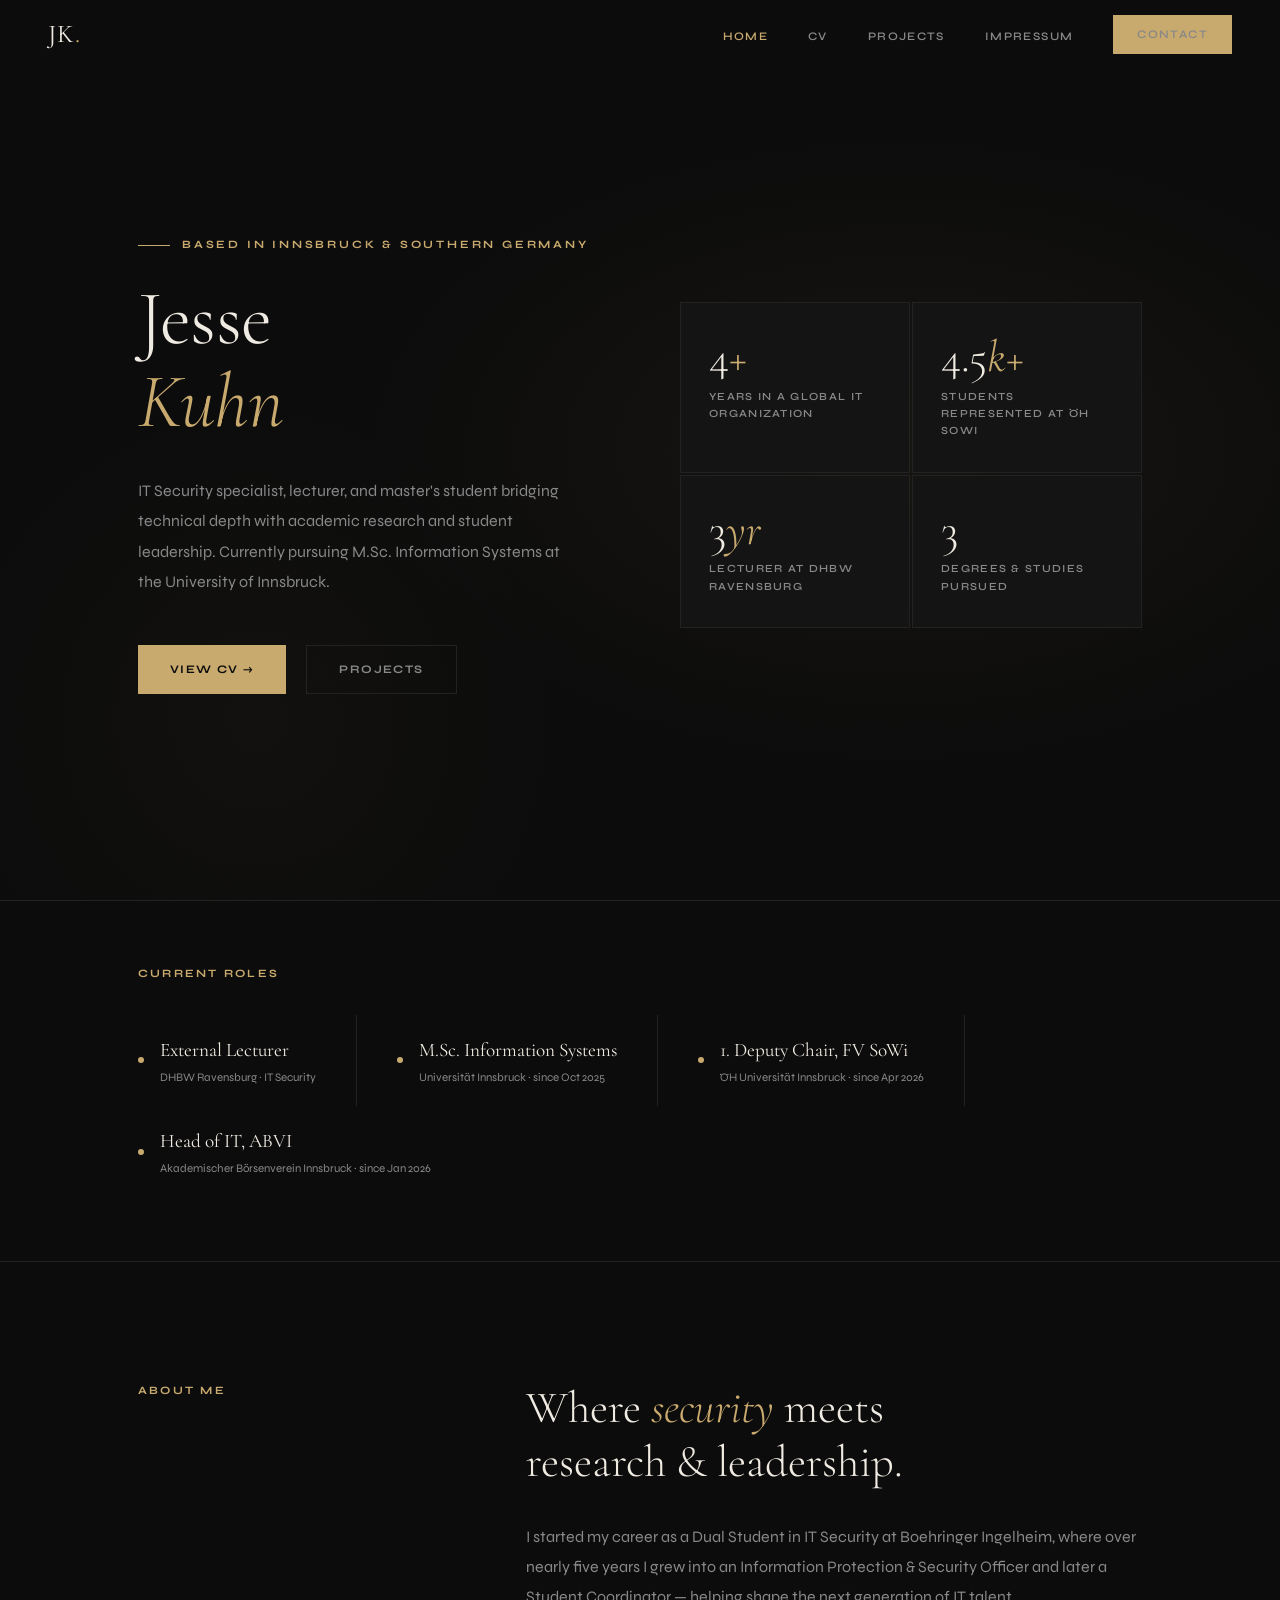
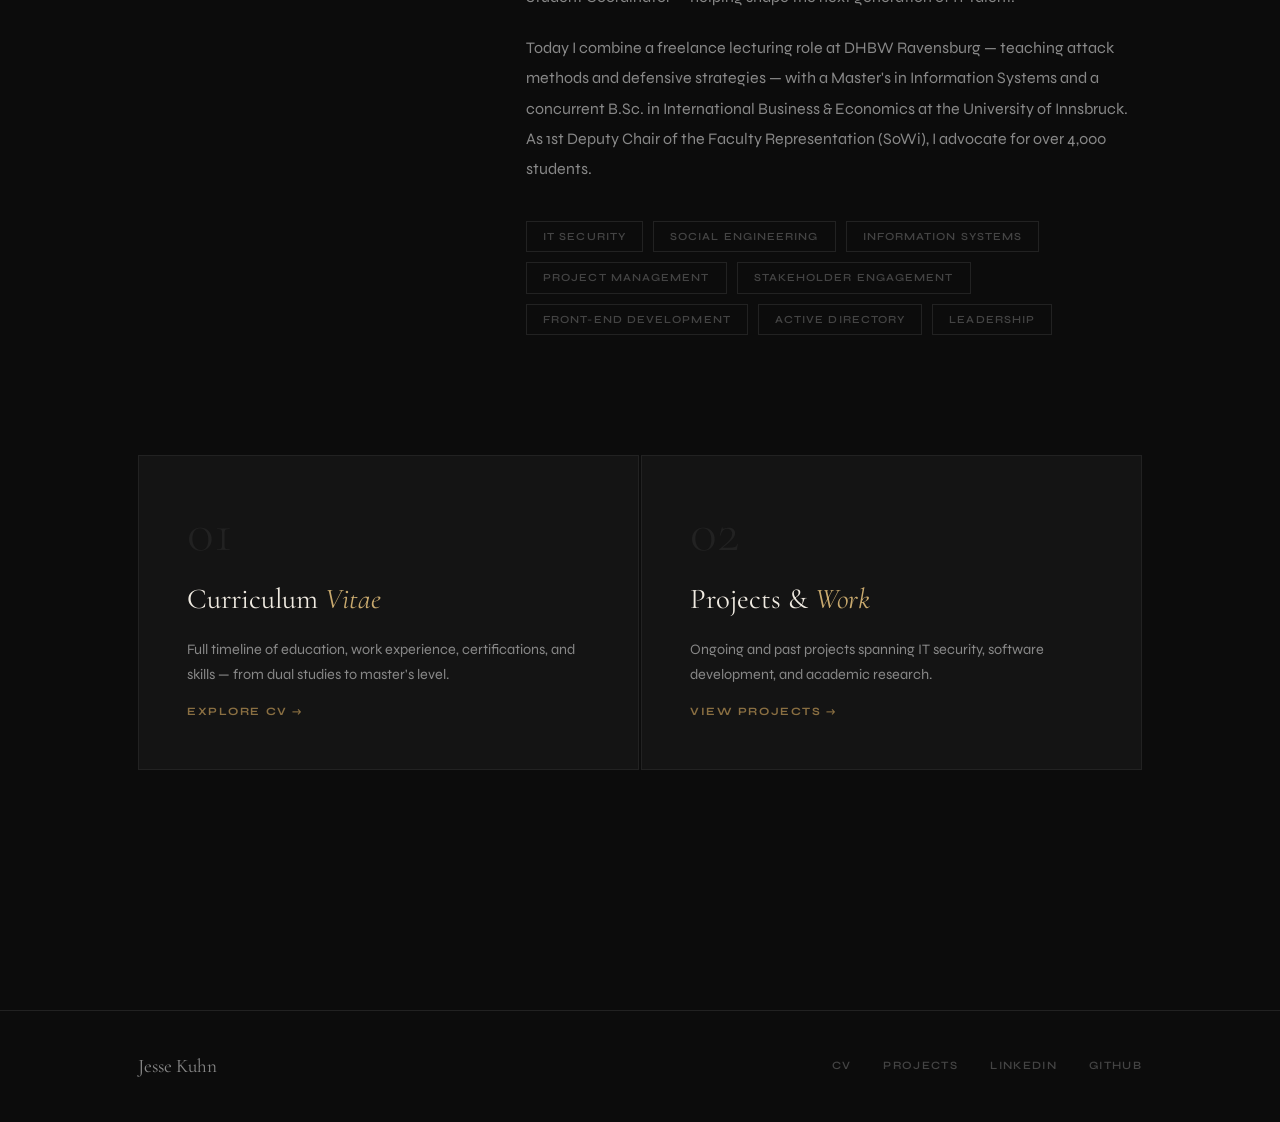
<file: index.html>
<!DOCTYPE html>
<html lang="en">
<head>
  <meta charset="UTF-8" />
  <meta name="viewport" content="width=device-width, initial-scale=1.0" />
  <title>Jesse Kuhn</title>
  <link rel="stylesheet" href="style.css" />
  <style>
    /* ── HERO ── */
    .hero {
      min-height: 100vh;
      display: flex;
      align-items: center;
      position: relative;
      overflow: hidden;
    }
    .hero::before {
      content: '';
      position: absolute;
      inset: 0;
      background:
        radial-gradient(ellipse 60% 50% at 70% 50%, rgba(200,169,110,0.06) 0%, transparent 70%),
        radial-gradient(ellipse 40% 60% at 20% 80%, rgba(200,169,110,0.03) 0%, transparent 60%);
      pointer-events: none;
    }
    .hero-grid {
      display: grid;
      grid-template-columns: 1fr 1fr;
      gap: 80px;
      align-items: center;
      padding: calc(var(--nav-h) + 40px) 0 80px;
    }
    .hero-eyebrow {
      font-size: 0.7rem;
      font-weight: 700;
      letter-spacing: 0.25em;
      text-transform: uppercase;
      color: var(--accent);
      margin-bottom: 24px;
      display: flex;
      align-items: center;
      gap: 12px;
    }
    .hero-eyebrow::before {
      content: '';
      display: block;
      width: 32px;
      height: 1px;
      background: var(--accent);
    }
    .hero h1 {
      font-family: var(--font-display);
      font-size: clamp(3.2rem, 6vw, 5.5rem);
      font-weight: 300;
      line-height: 1.08;
      letter-spacing: -0.01em;
      margin-bottom: 32px;
    }
    .hero h1 em {
      font-style: italic;
      color: var(--accent);
    }
    .hero-desc {
      font-size: 1rem;
      color: var(--muted);
      line-height: 1.9;
      margin-bottom: 48px;
      max-width: 440px;
    }
    .hero-cta {
      display: flex;
      gap: 20px;
      flex-wrap: wrap;
    }
    .btn-primary {
      display: inline-flex;
      align-items: center;
      gap: 10px;
      padding: 14px 32px;
      background: var(--accent);
      color: var(--bg);
      font-family: var(--font-body);
      font-size: 0.72rem;
      font-weight: 700;
      letter-spacing: 0.12em;
      text-transform: uppercase;
      border: none;
      cursor: pointer;
      transition: opacity 0.2s, transform 0.2s;
    }
    .btn-primary:hover { opacity: 0.85; transform: translateY(-1px); }
    .btn-secondary {
      display: inline-flex;
      align-items: center;
      gap: 10px;
      padding: 14px 32px;
      border: 1px solid var(--border);
      color: var(--muted);
      font-family: var(--font-body);
      font-size: 0.72rem;
      font-weight: 700;
      letter-spacing: 0.12em;
      text-transform: uppercase;
      transition: border-color 0.2s, color 0.2s;
    }
    .btn-secondary:hover { border-color: var(--accent); color: var(--accent); }

    /* Hero right — decorative stat grid */
    .hero-stats {
      display: grid;
      grid-template-columns: 1fr 1fr;
      gap: 2px;
    }
    .stat-card {
      background: var(--surface);
      border: 1px solid var(--border);
      padding: 32px 28px;
      position: relative;
      overflow: hidden;
      transition: border-color 0.3s;
    }
    .stat-card:hover { border-color: var(--accent-dim); }
    .stat-card::after {
      content: '';
      position: absolute;
      top: 0; left: 0; right: 0;
      height: 1px;
      background: linear-gradient(90deg, transparent, var(--accent), transparent);
      opacity: 0;
      transition: opacity 0.3s;
    }
    .stat-card:hover::after { opacity: 1; }
    .stat-num {
      font-family: var(--font-display);
      font-size: 2.8rem;
      font-weight: 300;
      color: var(--text);
      line-height: 1;
      margin-bottom: 8px;
    }
    .stat-num em { color: var(--accent); font-style: italic; }
    .stat-label {
      font-size: 0.68rem;
      font-weight: 600;
      letter-spacing: 0.12em;
      text-transform: uppercase;
      color: var(--muted);
    }

    /* ── ROLES STRIP ── */
    .roles-strip {
      padding: 64px 0;
      border-top: 1px solid var(--border);
      border-bottom: 1px solid var(--border);
    }
    .roles-strip .section-label { margin-bottom: 32px; }
    .roles-list {
      display: flex;
      flex-wrap: wrap;
      gap: 0;
    }
    .role-item {
      display: flex;
      align-items: center;
      gap: 16px;
      padding: 20px 40px 20px 0;
      margin-right: 40px;
      border-right: 1px solid var(--border);
    }
    .role-item:last-child { border-right: none; }
    .role-dot {
      width: 6px;
      height: 6px;
      border-radius: 50%;
      background: var(--accent);
      flex-shrink: 0;
    }
    .role-title {
      font-family: var(--font-display);
      font-size: 1.2rem;
      font-weight: 400;
      color: var(--text);
    }
    .role-org {
      font-size: 0.72rem;
      color: var(--muted);
      margin-top: 2px;
    }

    /* ── ABOUT SECTION ── */
    .about-section {
      padding: 120px 0;
    }
    .about-grid {
      display: grid;
      grid-template-columns: 1fr 2fr;
      gap: 80px;
      align-items: start;
    }
    .about-label-col .section-label { margin-bottom: 0; }
    .about-heading {
      font-family: var(--font-display);
      font-size: clamp(2rem, 3.5vw, 3rem);
      font-weight: 300;
      line-height: 1.2;
      margin-bottom: 32px;
    }
    .about-heading em { font-style: italic; color: var(--accent); }
    .about-text {
      font-size: 1rem;
      color: var(--muted);
      line-height: 1.9;
      margin-bottom: 20px;
    }
    .about-tags {
      display: flex;
      flex-wrap: wrap;
      gap: 10px;
      margin-top: 36px;
    }
    .about-tag {
      padding: 6px 16px;
      border: 1px solid var(--border);
      font-size: 0.68rem;
      font-weight: 600;
      letter-spacing: 0.1em;
      text-transform: uppercase;
      color: var(--muted-2);
      transition: border-color 0.2s, color 0.2s;
    }
    .about-tag:hover { border-color: var(--accent-dim); color: var(--accent); }

    /* ── QUICK LINKS ── */
    .quick-section {
      padding: 0 0 120px;
    }
    .quick-grid {
      display: grid;
      grid-template-columns: 1fr 1fr;
      gap: 2px;
    }
    .quick-card {
      background: var(--surface);
      border: 1px solid var(--border);
      padding: 48px;
      display: flex;
      flex-direction: column;
      gap: 16px;
      transition: border-color 0.3s;
      position: relative;
      overflow: hidden;
    }
    .quick-card:hover { border-color: var(--accent-dim); }
    .quick-card-num {
      font-family: var(--font-display);
      font-size: 3.5rem;
      font-weight: 300;
      color: var(--border);
      line-height: 1;
      transition: color 0.3s;
    }
    .quick-card:hover .quick-card-num { color: var(--accent-dim); }
    .quick-card-title {
      font-family: var(--font-display);
      font-size: 1.8rem;
      font-weight: 400;
      color: var(--text);
    }
    .quick-card-title em { font-style: italic; color: var(--accent); }
    .quick-card-desc {
      font-size: 0.9rem;
      color: var(--muted);
      line-height: 1.7;
    }
    .quick-card-link {
      margin-top: auto;
      font-size: 0.7rem;
      font-weight: 700;
      letter-spacing: 0.14em;
      text-transform: uppercase;
      color: var(--accent-dim);
      display: flex;
      align-items: center;
      gap: 8px;
      transition: gap 0.2s, color 0.2s;
    }
    .quick-card:hover .quick-card-link { gap: 14px; color: var(--accent); }

    @media (max-width: 900px) {
      .hero-grid { grid-template-columns: 1fr; gap: 60px; }
      .hero-stats { display: none; }
      .about-grid { grid-template-columns: 1fr; gap: 32px; }
      .quick-grid { grid-template-columns: 1fr; }
      .roles-list { flex-direction: column; }
      .role-item { border-right: none; border-bottom: 1px solid var(--border); padding: 16px 0; margin-right: 0; }
    }
  </style>
</head>
<body>

  <nav id="navbar">
    <a href="index.html" class="nav-logo">JK<span>.</span></a>
    <button class="nav-toggle" aria-label="Toggle menu" onclick="toggleMenu()">
      <span></span><span></span><span></span>
    </button>
    <ul class="nav-links" id="navLinks">
      <li><a href="index.html" class="active">Home</a></li>
      <li><a href="cv.html">CV</a></li>
      <li><a href="projects.html">Projects</a></li>
      <li><a href="impressum.html">Impressum</a></li>
      <li><a href="mailto:jessekuhn10@gmx.de" class="btn-primary" style="padding:10px 24px;">Contact</a></li>
    </ul>
  </nav>

  <main>
    <!-- HERO -->
    <section class="hero">
      <div class="container">
        <div class="hero-grid">
          <div>
            <div class="hero-eyebrow animate-up">Based in Innsbruck &amp; Southern Germany</div>
            <h1 class="animate-up delay-1">
              Jesse<br /><em>Kuhn</em>
            </h1>
            <p class="hero-desc animate-up delay-2">
              IT Security specialist, lecturer, and master's student bridging
              technical depth with academic research and student leadership.
              Currently pursuing M.Sc. Information Systems at the University of Innsbruck.
            </p>
            <div class="hero-cta animate-up delay-3">
              <a href="cv.html" class="btn-primary">View CV →</a>
              <a href="projects.html" class="btn-secondary">Projects</a>
            </div>
          </div>
          <div class="hero-stats animate-up delay-2">
            <div class="stat-card">
              <div class="stat-num">4<em>+</em></div>
              <div class="stat-label">Years in a global IT organization</div>
            </div>
            <div class="stat-card">
              <div class="stat-num">4.5<em>k+</em></div>
              <div class="stat-label">Students Represented at ÖH SoWi</div>
            </div>
            <div class="stat-card">
              <div class="stat-num">3<em>yr</em></div>
              <div class="stat-label">Lecturer at DHBW Ravensburg</div>
            </div>
            <div class="stat-card">
              <div class="stat-num">3<em></em></div>
              <div class="stat-label">Degrees &amp; Studies Pursued</div>
            </div>
          </div>
        </div>
      </div>
    </section>

    <!-- CURRENT ROLES -->
    <section class="roles-strip">
      <div class="container">
        <div class="section-label animate-up">Current Roles</div>
        <div class="roles-list">
          <div class="role-item animate-up delay-1">
            <div class="role-dot"></div>
            <div>
              <div class="role-title">External Lecturer</div>
              <div class="role-org">DHBW Ravensburg · IT Security</div>
            </div>
          </div>
          <div class="role-item animate-up delay-2">
            <div class="role-dot"></div>
            <div>
              <div class="role-title">M.Sc. Information Systems</div>
              <div class="role-org">Universität Innsbruck · since Oct 2025</div>
            </div>
          </div>
          <div class="role-item animate-up delay-3">
            <div class="role-dot"></div>
            <div>
              <div class="role-title">1. Deputy Chair, FV SoWi</div>
              <div class="role-org">ÖH Universität Innsbruck · since Apr 2026</div>
            </div>
          </div>
          <div class="role-item animate-up delay-4">
            <div class="role-dot"></div>
            <div>
              <div class="role-title">Head of IT, ABVI</div>
              <div class="role-org">Akademischer Börsenverein Innsbruck · since Jan 2026</div>
            </div>
          </div>
        </div>
      </div>
    </section>

    <!-- ABOUT -->
    <section class="about-section">
      <div class="container">
        <div class="about-grid">
          <div class="about-label-col">
            <div class="section-label animate-up">About Me</div>
          </div>
          <div>
            <h2 class="about-heading animate-up delay-1">
              Where <em>security</em> meets<br />research &amp; leadership.
            </h2>
            <p class="about-text animate-up delay-2">
              I started my career as a Dual Student in IT Security at Boehringer Ingelheim,
              where over nearly five years I grew into an Information Protection &amp; Security Officer
              and later a Student Coordinator — helping shape the next generation of IT talent.
            </p>
            <p class="about-text animate-up delay-2">
              Today I combine a freelance lecturing role at DHBW Ravensburg — teaching attack methods
              and defensive strategies — with a Master's in Information Systems and a concurrent B.Sc.
              in International Business &amp; Economics at the University of Innsbruck.
              As 1st Deputy Chair of the Faculty Representation (SoWi), I advocate for over 4,000 students.
            </p>
            <div class="about-tags animate-up delay-3">
              <span class="about-tag">IT Security</span>
              <span class="about-tag">Social Engineering</span>
              <span class="about-tag">Information Systems</span>
              <span class="about-tag">Project Management</span>
              <span class="about-tag">Stakeholder Engagement</span>
              <span class="about-tag">Front-end Development</span>
              <span class="about-tag">Active Directory</span>
              <span class="about-tag">Leadership</span>
            </div>
          </div>
        </div>
      </div>
    </section>

    <!-- QUICK NAV CARDS -->
    <section class="quick-section">
      <div class="container">
        <div class="quick-grid">
          <a href="cv.html" class="quick-card animate-up">
            <div class="quick-card-num">01</div>
            <div class="quick-card-title">Curriculum <em>Vitae</em></div>
            <div class="quick-card-desc">Full timeline of education, work experience, certifications, and skills — from dual studies to master's level.</div>
            <div class="quick-card-link">Explore CV →</div>
          </a>
          <a href="projects.html" class="quick-card animate-up delay-1">
            <div class="quick-card-num">02</div>
            <div class="quick-card-title">Projects &amp; <em>Work</em></div>
            <div class="quick-card-desc">Ongoing and past projects spanning IT security, software development, and academic research.</div>
            <div class="quick-card-link">View Projects →</div>
          </a>
        </div>
      </div>
    </section>
  </main>

  <footer>
    <div class="container">
      <div class="footer-inner">
        <div class="footer-name">Jesse Kuhn</div>
        <div class="footer-links">
          <a href="cv.html">CV</a>
          <a href="projects.html">Projects</a>
          <a href="https://linkedin.com/in/jesse-kuhn-6731652b9" target="_blank">LinkedIn</a>
          <a href="https://github.com/jessekuhn" target="_blank">GitHub</a>
          <!-- <a href="impressum.html">Impressum</a> -->
        </div>
      </div>
    </div>
  </footer>

  <script>
    const nav = document.getElementById('navbar');
    window.addEventListener('scroll', () => {
      nav.classList.toggle('scrolled', window.scrollY > 20);
    });
    nav.classList.add('scrolled');
    function toggleMenu() {
      document.getElementById('navLinks').classList.toggle('open');
    }
  </script>
</body>
</html>
</file>
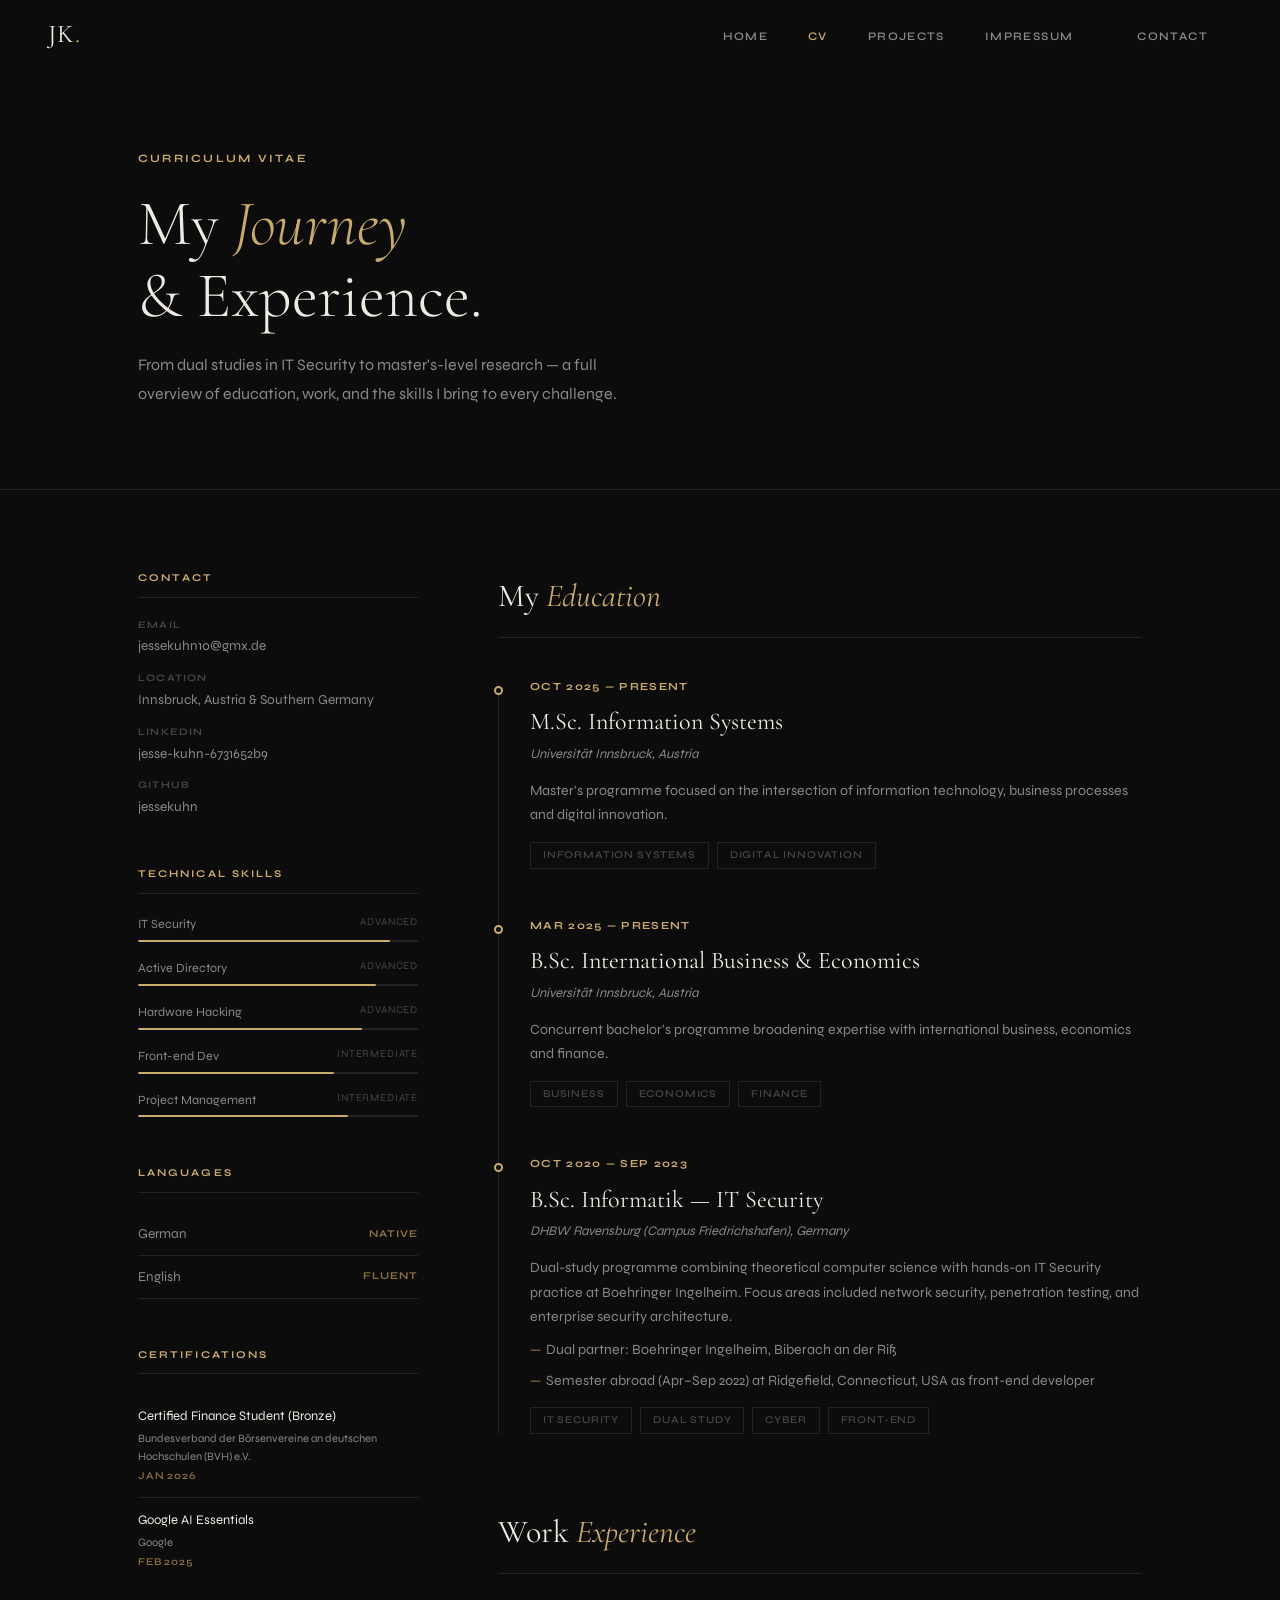
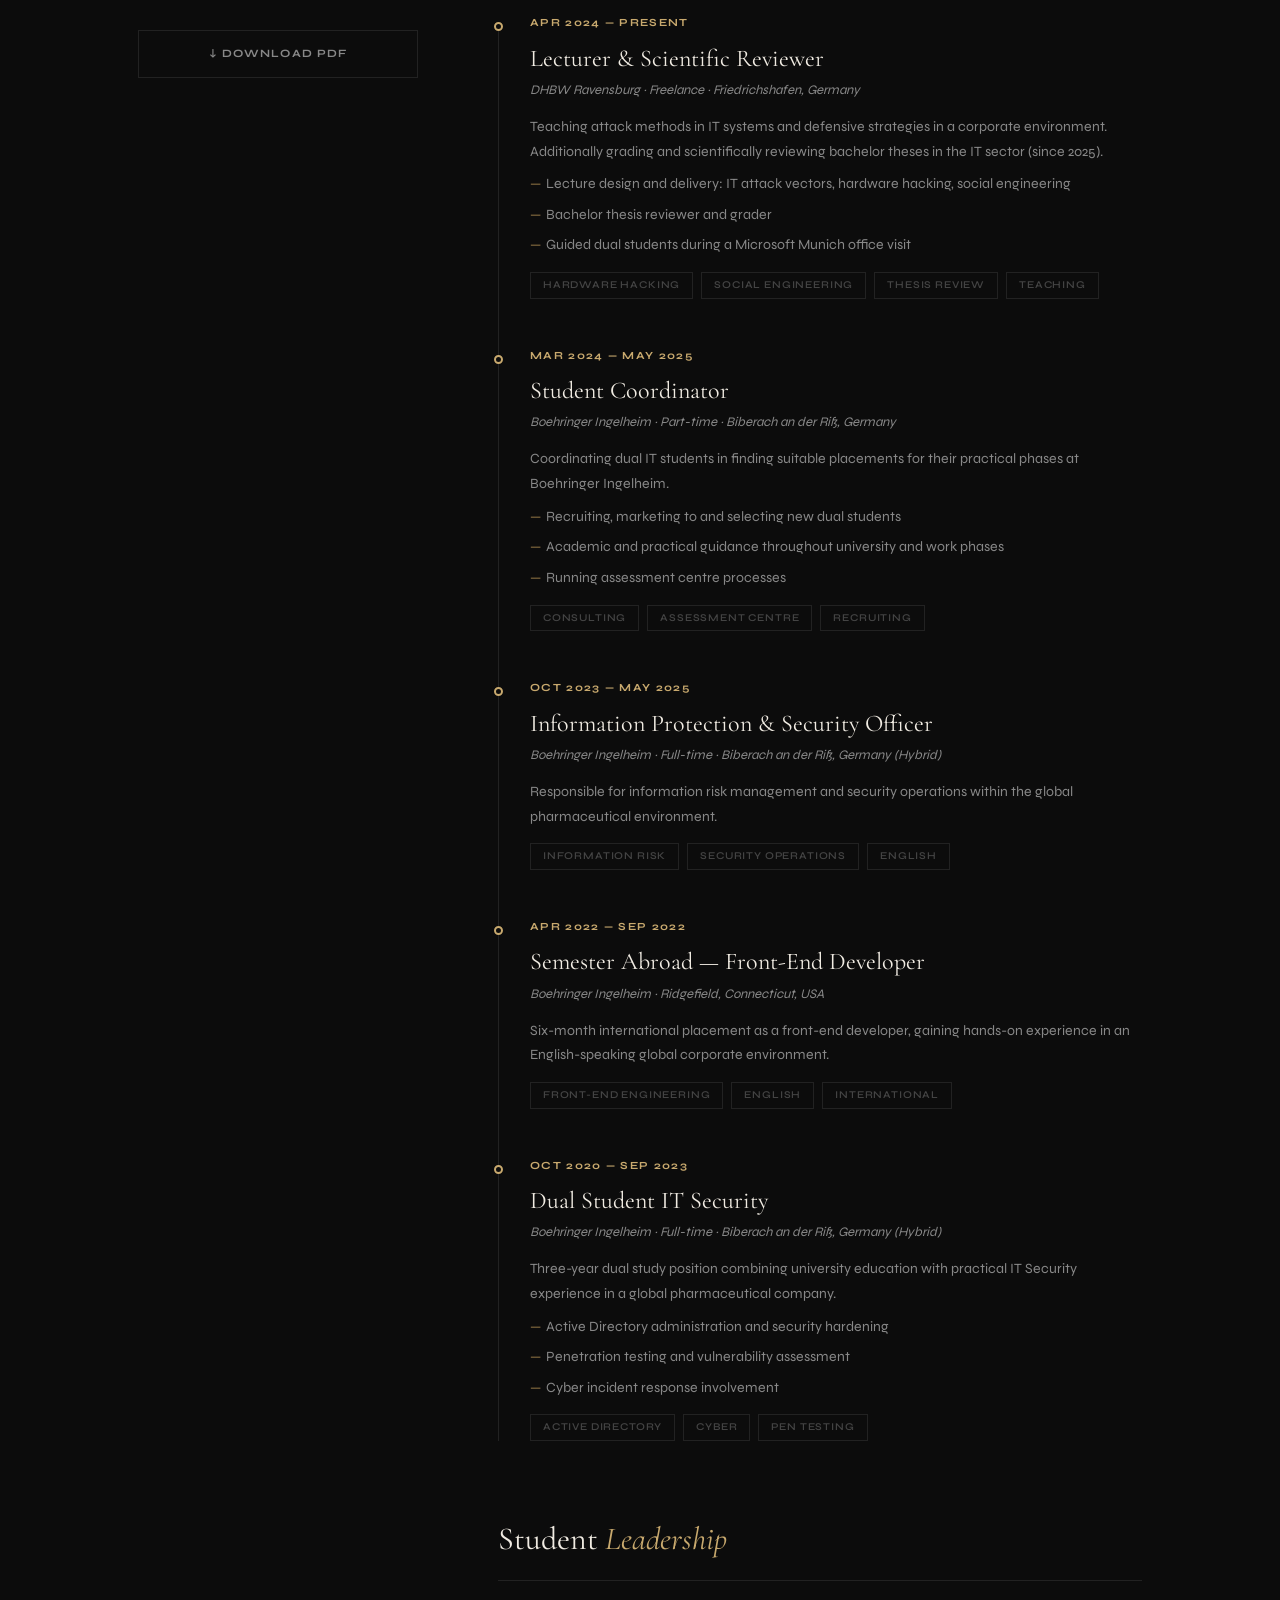
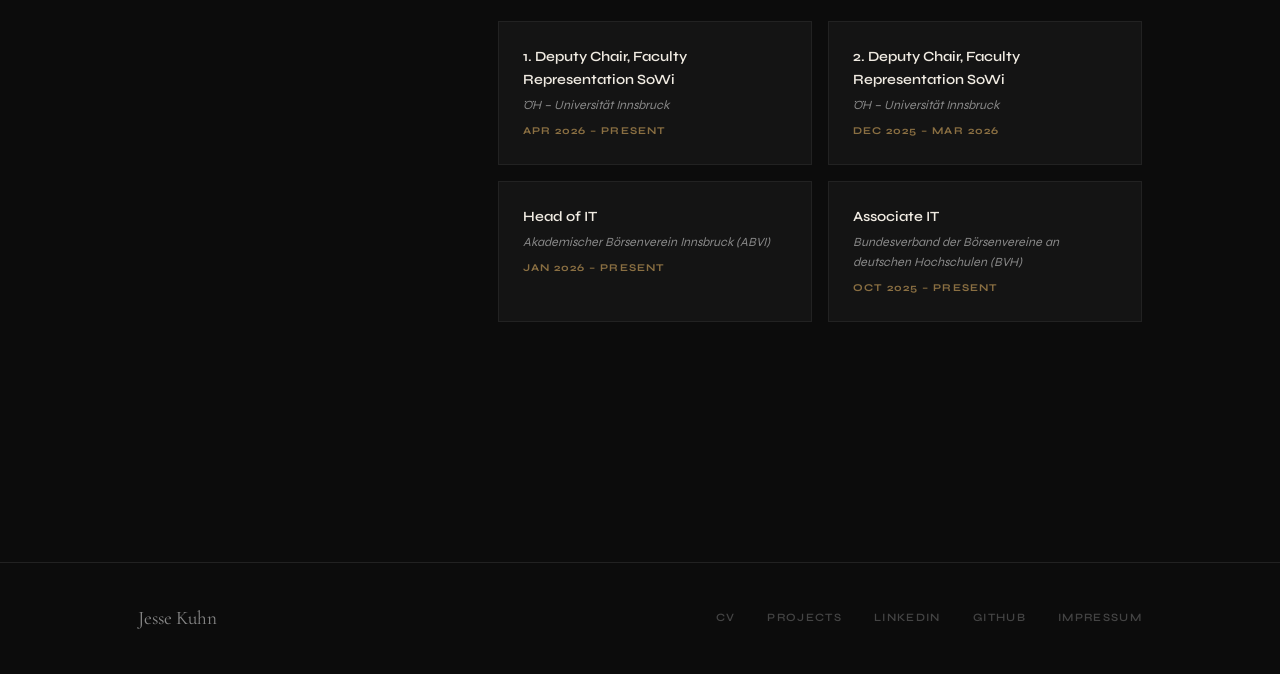
<file: cv.html>
<!DOCTYPE html>
<html lang="en">
<head>
  <meta charset="UTF-8" />
  <meta name="viewport" content="width=device-width, initial-scale=1.0" />
  <title>CV – Jesse Kuhn</title>
  <link rel="stylesheet" href="style.css" />
  <style>
    /* ── CV LAYOUT ── */
    .cv-grid {
      display: grid;
      grid-template-columns: 280px 1fr;
      gap: 80px;
      padding: 80px 0 120px;
    }

    /* ── SIDEBAR ── */
    .cv-sidebar {
      position: sticky;
      top: calc(var(--nav-h) + 32px);
      height: fit-content;
    }
    .sidebar-section {
      margin-bottom: 48px;
    }
    .sidebar-section:last-child { margin-bottom: 0; }
    .sidebar-title {
      font-size: 0.65rem;
      font-weight: 700;
      letter-spacing: 0.2em;
      text-transform: uppercase;
      color: var(--accent);
      margin-bottom: 20px;
      padding-bottom: 10px;
      border-bottom: 1px solid var(--border);
    }
    .info-list {
      list-style: none;
      display: flex;
      flex-direction: column;
      gap: 14px;
    }
    .info-list li {
      display: flex;
      flex-direction: column;
      gap: 2px;
    }
    .info-list .label {
      font-size: 0.62rem;
      font-weight: 700;
      letter-spacing: 0.12em;
      text-transform: uppercase;
      color: var(--muted-2);
    }
    .info-list a,
    .info-list span {
      font-size: 0.85rem;
      color: var(--muted);
      transition: color 0.2s;
    }
    .info-list a:hover { color: var(--accent); }

    /* skill bars */
    .skill-bar-item { margin-bottom: 16px; }
    .skill-bar-label {
      display: flex;
      justify-content: space-between;
      font-size: 0.78rem;
      color: var(--muted);
      margin-bottom: 6px;
    }
    .skill-bar-label span:last-child {
      font-size: 0.65rem;
      color: var(--muted-2);
      text-transform: uppercase;
      letter-spacing: 0.08em;
    }
    .skill-bar-bg {
      height: 2px;
      background: var(--border);
      border-radius: 1px;
      overflow: hidden;
    }
    .skill-bar-fill {
      height: 100%;
      background: var(--accent);
      border-radius: 1px;
      transform: scaleX(0);
      transform-origin: left;
      transition: transform 1s ease 0.5s;
    }
    .skill-bar-fill.animate { transform: scaleX(1); }

    /* lang */
    .lang-item {
      display: flex;
      justify-content: space-between;
      align-items: center;
      padding: 10px 0;
      border-bottom: 1px solid var(--border);
      font-size: 0.85rem;
      color: var(--muted);
    }
    .lang-level {
      font-size: 0.65rem;
      font-weight: 700;
      letter-spacing: 0.1em;
      text-transform: uppercase;
      color: var(--accent-dim);
    }

    /* certs */
    .cert-item {
      padding: 12px 0;
      border-bottom: 1px solid var(--border);
    }
    .cert-item:last-child { border-bottom: none; }
    .cert-name {
      font-size: 0.82rem;
      color: var(--text);
      margin-bottom: 3px;
    }
    .cert-issuer {
      font-size: 0.7rem;
      color: var(--muted);
    }
    .cert-date {
      font-size: 0.65rem;
      color: var(--accent-dim);
      margin-top: 2px;
      font-weight: 600;
      letter-spacing: 0.08em;
      text-transform: uppercase;
    }

    .cv-download {
      display: block;
      text-align: center;
      padding: 14px;
      border: 1px solid var(--border);
      font-size: 0.7rem;
      font-weight: 700;
      letter-spacing: 0.1em;
      text-transform: uppercase;
      color: var(--muted);
      transition: border-color 0.2s, color 0.2s;
    }
    .cv-download:hover { border-color: var(--accent); color: var(--accent); }

    /* ── MAIN ── */
    .cv-section { margin-bottom: 72px; }
    .cv-section:last-child { margin-bottom: 0; }
    .cv-section-title {
      font-family: var(--font-display);
      font-size: 2rem;
      font-weight: 400;
      color: var(--text);
      margin-bottom: 40px;
      padding-bottom: 16px;
      border-bottom: 1px solid var(--border);
    }
    .cv-section-title em { font-style: italic; color: var(--accent); }

    .timeline { position: relative; }
    .timeline::before {
      content: '';
      position: absolute;
      left: 0; top: 8px; bottom: 0;
      width: 1px;
      background: var(--border);
    }
    .timeline-entry {
      padding-left: 32px;
      padding-bottom: 48px;
      position: relative;
    }
    .timeline-entry:last-child { padding-bottom: 0; }
    .timeline-entry::before {
      content: '';
      position: absolute;
      left: -4px; top: 8px;
      width: 9px; height: 9px;
      border-radius: 50%;
      border: 2px solid var(--accent);
      background: var(--bg);
    }
    .entry-period {
      font-size: 0.68rem;
      font-weight: 700;
      letter-spacing: 0.12em;
      text-transform: uppercase;
      color: var(--accent);
      margin-bottom: 8px;
    }
    .entry-title {
      font-family: var(--font-display);
      font-size: 1.5rem;
      color: var(--text);
      margin-bottom: 2px;
    }
    .entry-subtitle {
      font-size: 0.82rem;
      color: var(--muted);
      margin-bottom: 14px;
      font-style: italic;
    }
    .entry-desc {
      font-size: 0.88rem;
      color: var(--muted);
      line-height: 1.75;
    }
    .entry-desc ul {
      list-style: none;
      margin-top: 8px;
    }
    .entry-desc ul li {
      position: relative;
      padding-left: 16px;
      margin-bottom: 6px;
    }
    .entry-desc ul li::before {
      content: '—';
      position: absolute;
      left: 0;
      color: var(--accent-dim);
    }
    .entry-tags {
      display: flex;
      flex-wrap: wrap;
      gap: 8px;
      margin-top: 14px;
    }
    .entry-tag {
      padding: 4px 12px;
      border: 1px solid var(--border);
      font-size: 0.65rem;
      font-weight: 600;
      letter-spacing: 0.08em;
      text-transform: uppercase;
      color: var(--muted-2);
    }

    /* volunteering */
    .vol-grid {
      display: grid;
      grid-template-columns: 1fr 1fr;
      gap: 16px;
    }
    .vol-card {
      background: var(--surface);
      border: 1px solid var(--border);
      padding: 24px;
    }
    .vol-card-title {
      font-size: 0.88rem;
      font-weight: 600;
      color: var(--text);
      margin-bottom: 4px;
    }
    .vol-card-org {
      font-size: 0.78rem;
      color: var(--muted);
      font-style: italic;
      margin-bottom: 8px;
    }
    .vol-card-period {
      font-size: 0.65rem;
      font-weight: 700;
      letter-spacing: 0.1em;
      text-transform: uppercase;
      color: var(--accent-dim);
    }

    @media (max-width: 900px) {
      .cv-grid { grid-template-columns: 1fr; gap: 40px; padding: 60px 0; }
      .cv-sidebar { position: static; display: grid; grid-template-columns: 1fr 1fr; gap: 32px; }
      .vol-grid { grid-template-columns: 1fr; }
    }
    @media (max-width: 600px) {
      .cv-sidebar { grid-template-columns: 1fr; }
    }
  </style>
</head>
<body>

  <nav id="navbar" class="scrolled">
    <a href="index.html" class="nav-logo">JK<span>.</span></a>
    <button class="nav-toggle" aria-label="Toggle menu" onclick="toggleMenu()">
      <span></span><span></span><span></span>
    </button>
    <ul class="nav-links" id="navLinks">
      <li><a href="index.html">Home</a></li>
      <li><a href="cv.html" class="active">CV</a></li>
      <li><a href="projects.html">Projects</a></li>
      <li><a href="impressum.html">Impressum</a></li>
      <li><a href="mailto:jessekuhn10@gmx.de" class="btn-primary" style="padding:10px 24px;">Contact</a></li>
    </ul>
  </nav>

  <main>
    <section class="page-hero">
      <div class="container">
        <div class="section-label animate-up">Curriculum Vitae</div>
        <h1 class="animate-up delay-1">My <em>Journey</em><br />&amp; Experience.</h1>
        <p class="animate-up delay-2">
          From dual studies in IT Security to master's-level research — a full
          overview of education, work, and the skills I bring to every challenge.
        </p>
      </div>
    </section>

    <div class="container">
      <div class="cv-grid">

        <!-- SIDEBAR -->
        <aside class="cv-sidebar animate-up delay-1">

          <div class="sidebar-section">
            <div class="sidebar-title">Contact</div>
            <ul class="info-list">
              <li>
                <span class="label">Email</span>
                <a href="mailto:jessekuhn10@gmx.de">jessekuhn10@gmx.de</a>
              </li>
              <li>
                <span class="label">Location</span>
                <span>Innsbruck, Austria &amp; Southern Germany</span>
              </li>
              <li>
                <span class="label">LinkedIn</span>
                <a href="https://linkedin.com/in/jesse-kuhn-6731652b9" target="_blank">jesse-kuhn-6731652b9</a>
              </li>
              <li>
                <span class="label">GitHub</span>
                <a href="https://github.com/jessekuhn" target="_blank">jessekuhn</a>
              </li>
            </ul>
          </div>

          <div class="sidebar-section">
            <div class="sidebar-title">Technical Skills</div>
            <div class="skill-bar-item">
              <div class="skill-bar-label"><span>IT Security</span><span>Advanced</span></div>
              <div class="skill-bar-bg"><div class="skill-bar-fill" data-width="90%"></div></div>
            </div>
            <div class="skill-bar-item">
              <div class="skill-bar-label"><span>Active Directory</span><span>Advanced</span></div>
              <div class="skill-bar-bg"><div class="skill-bar-fill" data-width="85%"></div></div>
            </div>
            <div class="skill-bar-item">
              <div class="skill-bar-label"><span>Hardware Hacking</span><span>Advanced</span></div>
              <div class="skill-bar-bg"><div class="skill-bar-fill" data-width="80%"></div></div>
            </div>
            <div class="skill-bar-item">
              <div class="skill-bar-label"><span>Front-end Dev</span><span>Intermediate</span></div>
              <div class="skill-bar-bg"><div class="skill-bar-fill" data-width="70%"></div></div>
            </div>
            <div class="skill-bar-item">
              <div class="skill-bar-label"><span>Project Management</span><span>Intermediate</span></div>
              <div class="skill-bar-bg"><div class="skill-bar-fill" data-width="75%"></div></div>
            </div>
          </div>

          <div class="sidebar-section">
            <div class="sidebar-title">Languages</div>
            <div class="lang-item">
              <span>German</span>
              <span class="lang-level">Native</span>
            </div>
            <div class="lang-item">
              <span>English</span>
              <span class="lang-level">Fluent</span>
            </div>
          </div>

          <div class="sidebar-section">
            <div class="sidebar-title">Certifications</div>
            <div class="cert-item">
              <div class="cert-name">Certified Finance Student (Bronze)</div>
              <div class="cert-issuer">Bundesverband der Börsenvereine an deutschen Hochschulen (BVH) e.V.</div>
              <div class="cert-date">Jan 2026</div>
            </div>
            <div class="cert-item">
              <div class="cert-name">Google AI Essentials</div>
              <div class="cert-issuer">Google</div>
              <div class="cert-date">Feb 2025</div>
            </div>
          </div>

          <div class="sidebar-section">
            <a href="assets/CV_Jesse_Kuhn.pdf" download class="cv-download">↓ Download PDF</a>
          </div>

        </aside>

        <!-- MAIN CONTENT -->
        <div class="cv-main animate-up delay-2">

          <!-- Education -->
          <div class="cv-section">
            <h2 class="cv-section-title">My <em>Education</em></h2>
            <div class="timeline">

              <div class="timeline-entry">
                <div class="entry-period">Oct 2025 — Present</div>
                <div class="entry-title">M.Sc. Information Systems</div>
                <div class="entry-subtitle">Universität Innsbruck, Austria</div>
                <div class="entry-desc">
                  <p>Master's programme focused on the intersection of information technology, business processes and digital innovation.</p>
                </div>
                <div class="entry-tags">
                  <span class="entry-tag">Information Systems</span>
                  <span class="entry-tag">Digital Innovation</span>
                </div>
              </div>

              <div class="timeline-entry">
                <div class="entry-period">Mar 2025 — Present</div>
                <div class="entry-title">B.Sc. International Business &amp; Economics</div>
                <div class="entry-subtitle">Universität Innsbruck, Austria</div>
                <div class="entry-desc">
                  <p>Concurrent bachelor's programme broadening expertise with international business, economics and finance.</p>
                </div>
                <div class="entry-tags">
                  <span class="entry-tag">Business</span>
                  <span class="entry-tag">Economics</span>
                  <span class="entry-tag">Finance</span>
                </div>
              </div>

              <div class="timeline-entry">
                <div class="entry-period">Oct 2020 — Sep 2023</div>
                <div class="entry-title">B.Sc. Informatik — IT Security</div>
                <div class="entry-subtitle">DHBW Ravensburg (Campus Friedrichshafen), Germany</div>
                <div class="entry-desc">
                  <p>Dual-study programme combining theoretical computer science with hands-on IT Security practice at Boehringer Ingelheim. Focus areas included network security, penetration testing, and enterprise security architecture.</p>
                  <ul>
                    <li>Dual partner: Boehringer Ingelheim, Biberach an der Riß</li>
                    <li>Semester abroad (Apr–Sep 2022) at Ridgefield, Connecticut, USA as front-end developer</li>
                  </ul>
                </div>
                <div class="entry-tags">
                  <span class="entry-tag">IT Security</span>
                  <span class="entry-tag">Dual Study</span>
                  <span class="entry-tag">Cyber</span>
                  <span class="entry-tag">Front-end</span>
                </div>
              </div>

            </div>
          </div>

          <!-- Experience -->
          <div class="cv-section">
            <h2 class="cv-section-title">Work <em>Experience</em></h2>
            <div class="timeline">

              <div class="timeline-entry">
                <div class="entry-period">Apr 2024 — Present</div>
                <div class="entry-title">Lecturer &amp; Scientific Reviewer</div>
                <div class="entry-subtitle">DHBW Ravensburg · Freelance · Friedrichshafen, Germany</div>
                <div class="entry-desc">
                  <p>Teaching attack methods in IT systems and defensive strategies in a corporate environment. Additionally grading and scientifically reviewing bachelor theses in the IT sector (since 2025).</p>
                  <ul>
                    <li>Lecture design and delivery: IT attack vectors, hardware hacking, social engineering</li>
                    <li>Bachelor thesis reviewer and grader</li>
                    <li>Guided dual students during a Microsoft Munich office visit</li>
                  </ul>
                </div>
                <div class="entry-tags">
                  <span class="entry-tag">Hardware Hacking</span>
                  <span class="entry-tag">Social Engineering</span>
                  <span class="entry-tag">Thesis Review</span>
                  <span class="entry-tag">Teaching</span>
                </div>
              </div>

              <div class="timeline-entry">
                <div class="entry-period">Mar 2024 — May 2025</div>
                <div class="entry-title">Student Coordinator</div>
                <div class="entry-subtitle">Boehringer Ingelheim · Part-time · Biberach an der Riß, Germany</div>
                <div class="entry-desc">
                  <p>Coordinating dual IT students in finding suitable placements for their practical phases at Boehringer Ingelheim.</p>
                  <ul>
                    <li>Recruiting, marketing to and selecting new dual students</li>
                    <li>Academic and practical guidance throughout university and work phases</li>
                    <li>Running assessment centre processes</li>
                  </ul>
                </div>
                <div class="entry-tags">
                  <span class="entry-tag">Consulting</span>
                  <span class="entry-tag">Assessment Centre</span>
                  <span class="entry-tag">Recruiting</span>
                </div>
              </div>

              <div class="timeline-entry">
                <div class="entry-period">Oct 2023 — May 2025</div>
                <div class="entry-title">Information Protection &amp; Security Officer</div>
                <div class="entry-subtitle">Boehringer Ingelheim · Full-time · Biberach an der Riß, Germany (Hybrid)</div>
                <div class="entry-desc">
                  <p>Responsible for information risk management and security operations within the global pharmaceutical environment.</p>
                </div>
                <div class="entry-tags">
                  <span class="entry-tag">Information Risk</span>
                  <span class="entry-tag">Security Operations</span>
                  <span class="entry-tag">English</span>
                </div>
              </div>

              <div class="timeline-entry">
                <div class="entry-period">Apr 2022 — Sep 2022</div>
                <div class="entry-title">Semester Abroad — Front-End Developer</div>
                <div class="entry-subtitle">Boehringer Ingelheim · Ridgefield, Connecticut, USA</div>
                <div class="entry-desc">
                  <p>Six-month international placement as a front-end developer, gaining hands-on experience in an English-speaking global corporate environment.</p>
                </div>
                <div class="entry-tags">
                  <span class="entry-tag">Front-end Engineering</span>
                  <span class="entry-tag">English</span>
                  <span class="entry-tag">International</span>
                </div>
              </div>

              <div class="timeline-entry">
                <div class="entry-period">Oct 2020 — Sep 2023</div>
                <div class="entry-title">Dual Student IT Security</div>
                <div class="entry-subtitle">Boehringer Ingelheim · Full-time · Biberach an der Riß, Germany (Hybrid)</div>
                <div class="entry-desc">
                  <p>Three-year dual study position combining university education with practical IT Security experience in a global pharmaceutical company.</p>
                  <ul>
                    <li>Active Directory administration and security hardening</li>
                    <li>Penetration testing and vulnerability assessment</li>
                    <li>Cyber incident response involvement</li>
                  </ul>
                </div>
                <div class="entry-tags">
                  <span class="entry-tag">Active Directory</span>
                  <span class="entry-tag">Cyber</span>
                  <span class="entry-tag">Pen Testing</span>
                </div>
              </div>

            </div>
          </div>

          <!-- Volunteering -->
          <div class="cv-section">
            <h2 class="cv-section-title">Student <em>Leadership</em></h2>
            <div class="vol-grid">
              <div class="vol-card">
                <div class="vol-card-title">1. Deputy Chair, Faculty Representation SoWi</div>
                <div class="vol-card-org">ÖH – Universität Innsbruck</div>
                <div class="vol-card-period">Apr 2026 – Present</div>
              </div>
              <div class="vol-card">
                <div class="vol-card-title">2. Deputy Chair, Faculty Representation SoWi</div>
                <div class="vol-card-org">ÖH – Universität Innsbruck</div>
                <div class="vol-card-period">Dec 2025 – Mar 2026</div>
              </div>
              <div class="vol-card">
                <div class="vol-card-title">Head of IT</div>
                <div class="vol-card-org">Akademischer Börsenverein Innsbruck (ABVI)</div>
                <div class="vol-card-period">Jan 2026 – Present</div>
              </div>
              <div class="vol-card">
                <div class="vol-card-title">Associate IT</div>
                <div class="vol-card-org">Bundesverband der Börsenvereine an deutschen Hochschulen (BVH)</div>
                <div class="vol-card-period">Oct 2025 – Present</div>
              </div>
            </div>
          </div>

        </div>
      </div>
    </div>
  </main>

  <footer>
    <div class="container">
      <div class="footer-inner">
        <div class="footer-name">Jesse Kuhn</div>
        <div class="footer-links">
          <a href="cv.html">CV</a>
          <a href="projects.html">Projects</a>
          <a href="https://linkedin.com/in/jesse-kuhn-6731652b9" target="_blank">LinkedIn</a>
          <a href="https://github.com/jessekuhn" target="_blank">GitHub</a>
          <a href="impressum.html">Impressum</a>
        </div>
      </div>
    </div>
  </footer>

  <script>
    const nav = document.getElementById('navbar');
    window.addEventListener('scroll', () => {
      nav.classList.toggle('scrolled', window.scrollY > 20);
    });
    function toggleMenu() {
      document.getElementById('navLinks').classList.toggle('open');
    }
    // Animate skill bars on scroll
    const fills = document.querySelectorAll('.skill-bar-fill');
    fills.forEach(el => el.style.width = el.dataset.width);
    const observer = new IntersectionObserver(entries => {
      entries.forEach(e => {
        if (e.isIntersecting) e.target.classList.add('animate');
      });
    }, { threshold: 0.3 });
    fills.forEach(f => observer.observe(f));
  </script>
</body>
</html>
</file>
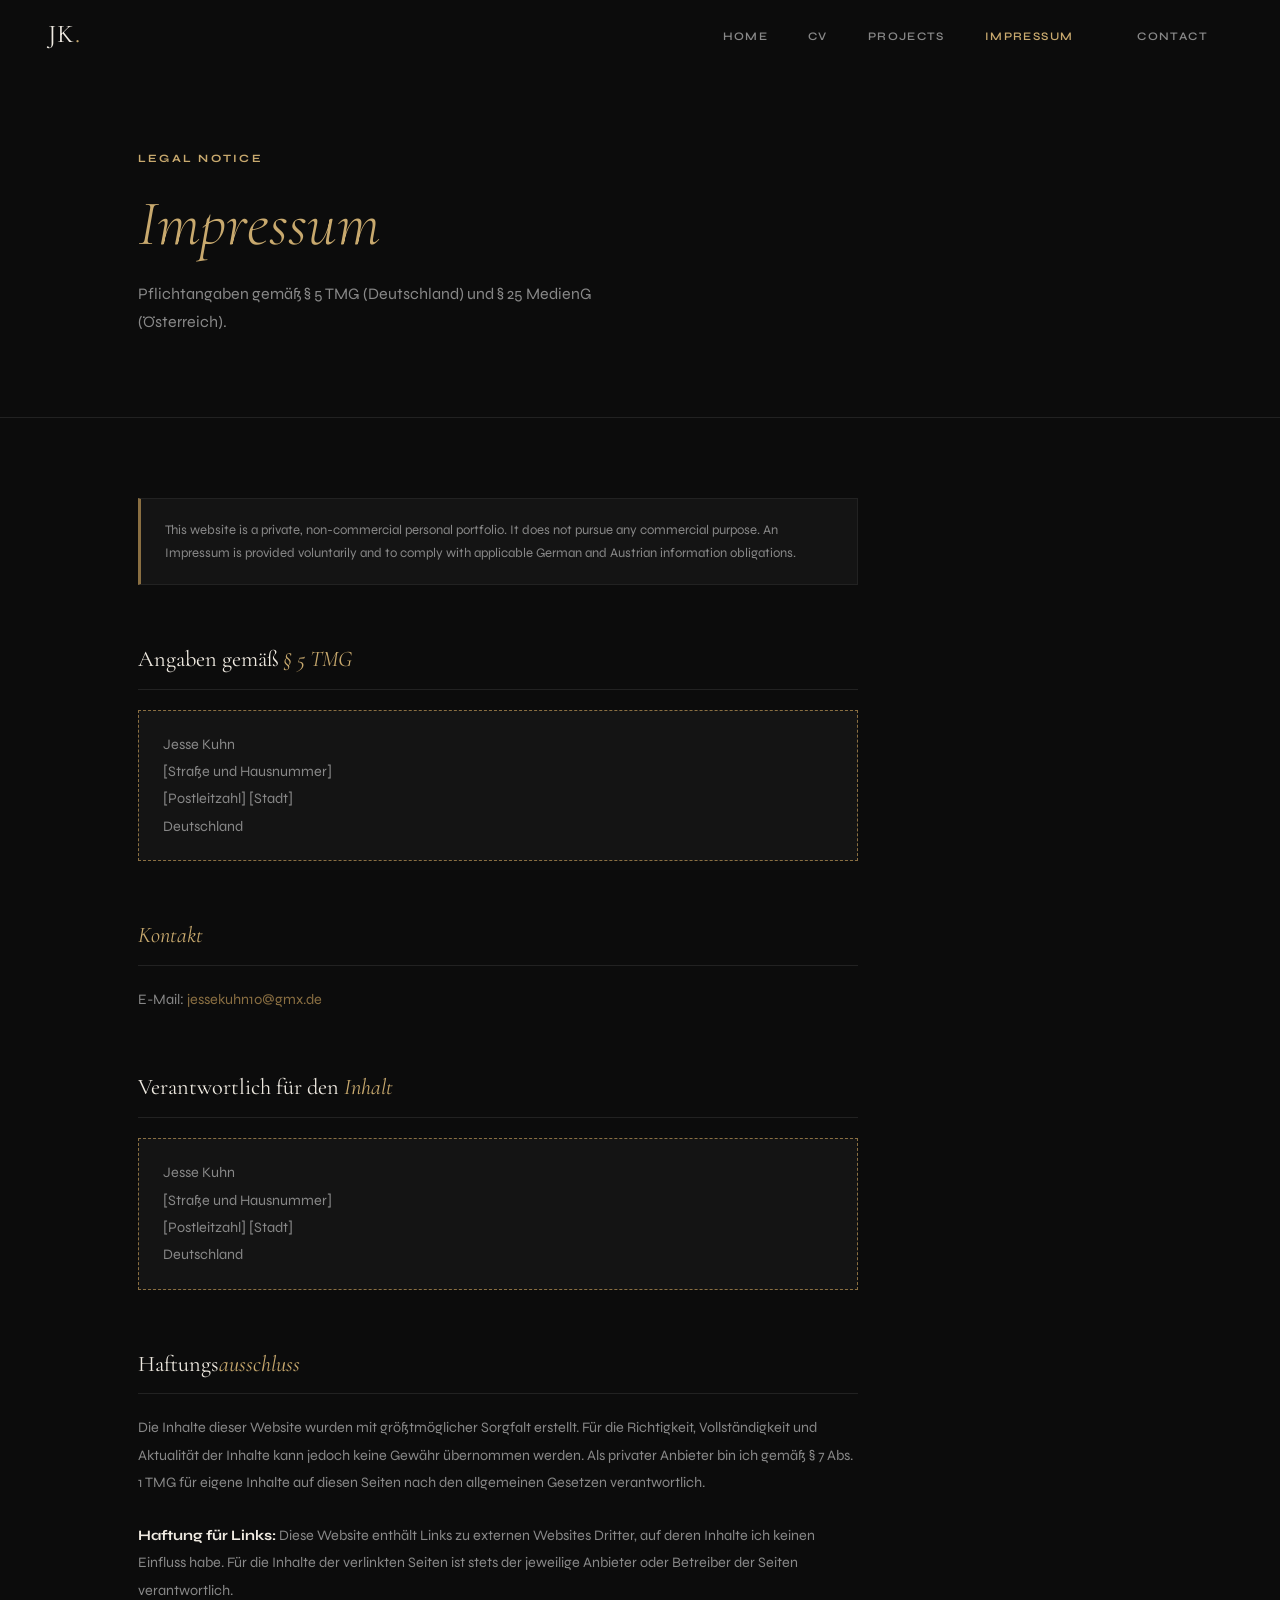
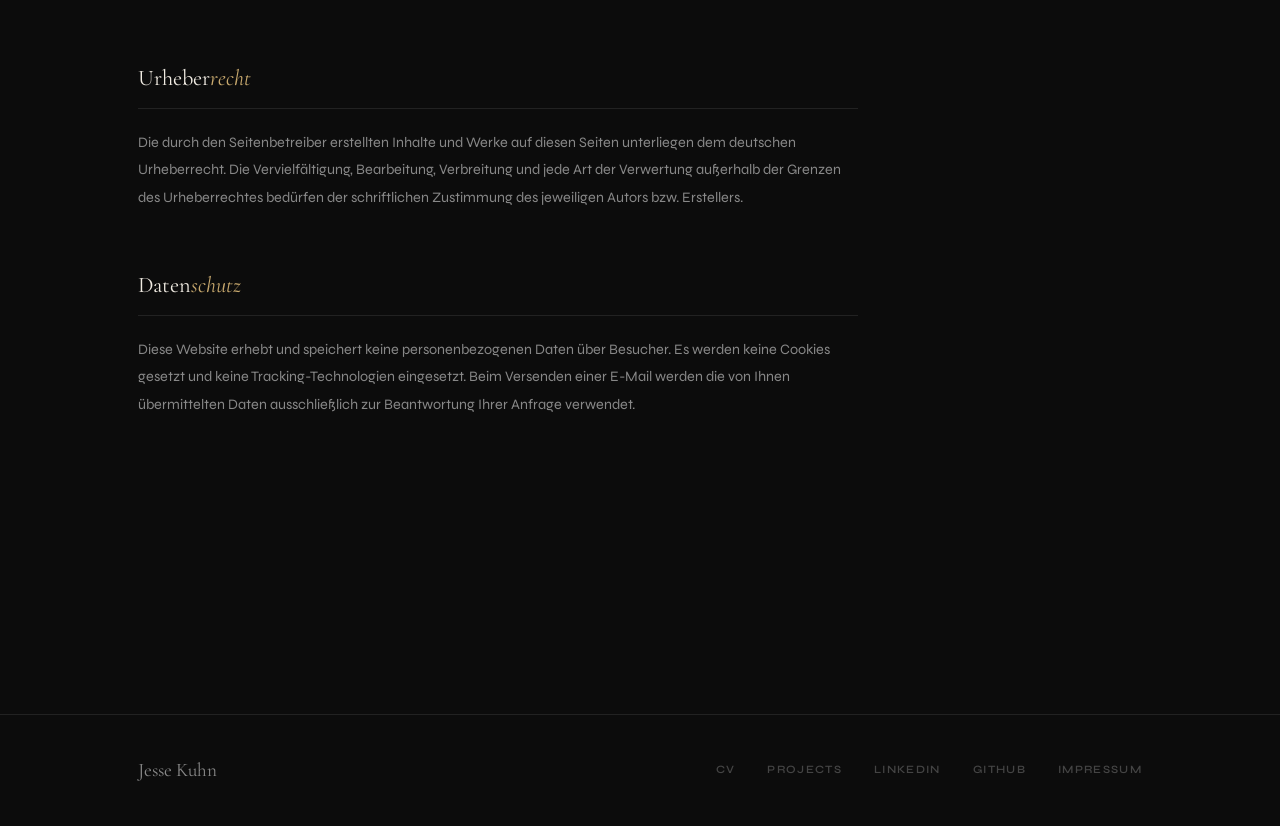
<file: impressum.html>
<!DOCTYPE html>
<html lang="en">
<head>
  <meta charset="UTF-8" />
  <meta name="viewport" content="width=device-width, initial-scale=1.0" />
  <title>Impressum – Jesse Kuhn</title>
  <link rel="stylesheet" href="style.css" />
  <style>
    .impressum-body {
      padding: 80px 0 120px;
      max-width: 720px;
    }
    .imp-section {
      margin-bottom: 56px;
    }
    .imp-section h2 {
      font-family: var(--font-display);
      font-size: 1.4rem;
      font-weight: 400;
      color: var(--text);
      margin-bottom: 20px;
      padding-bottom: 12px;
      border-bottom: 1px solid var(--border);
    }
    .imp-section h2 em { font-style: italic; color: var(--accent); }
    .imp-section p,
    .imp-section address {
      font-size: 0.9rem;
      color: var(--muted);
      line-height: 1.9;
      font-style: normal;
    }
    .imp-section a {
      color: var(--accent-dim);
      transition: color 0.2s;
    }
    .imp-section a:hover { color: var(--accent); }
    .imp-note {
      background: var(--surface);
      border: 1px solid var(--border);
      border-left: 3px solid var(--accent-dim);
      padding: 20px 24px;
      font-size: 0.82rem;
      color: var(--muted);
      line-height: 1.7;
      margin-bottom: 56px;
    }

    /* ADDRESS PLACEHOLDER — remove comment markers and fill in your address */
    .address-placeholder {
      background: var(--surface);
      border: 1px dashed var(--accent-dim);
      padding: 20px 24px;
      font-size: 0.85rem;
      color: var(--muted);
      line-height: 1.9;
      font-style: normal;
    }
  </style>
</head>
<body>

  <nav id="navbar" class="scrolled">
    <a href="index.html" class="nav-logo">JK<span>.</span></a>
    <button class="nav-toggle" aria-label="Toggle menu" onclick="toggleMenu()">
      <span></span><span></span><span></span>
    </button>
    <ul class="nav-links" id="navLinks">
      <li><a href="index.html">Home</a></li>
      <li><a href="cv.html">CV</a></li>
      <li><a href="projects.html">Projects</a></li>
      <li><a href="impressum.html" class="active">Impressum</a></li>
      <li><a href="mailto:jessekuhn10@gmx.de" class="btn-primary" style="padding:10px 24px;">Contact</a></li>
    </ul>
  </nav>

  <main>
    <section class="page-hero">
      <div class="container">
        <div class="section-label animate-up">Legal Notice</div>
        <h1 class="animate-up delay-1"><em>Impressum</em></h1>
        <p class="animate-up delay-2">
          Pflichtangaben gemäß § 5 TMG (Deutschland) und § 25 MedienG (Österreich).
        </p>
      </div>
    </section>

    <div class="container">
      <div class="impressum-body animate-up delay-1">

        <div class="imp-note">
          This website is a private, non-commercial personal portfolio. It does not pursue any commercial
          purpose. An Impressum is provided voluntarily and to comply with applicable German and Austrian
          information obligations.
        </div>

        <!-- SECTION 1: Angaben gemäß § 5 TMG -->
        <div class="imp-section">
          <h2>Angaben gemäß <em>§ 5 TMG</em></h2>
          <!--
            ▼▼▼ REPLACE THIS BLOCK WITH YOUR REAL ADDRESS ▼▼▼
            Remove the <address class="address-placeholder"> tags below and
            replace with a plain <address> tag containing your real details.
          -->
          <address class="address-placeholder">
            Jesse Kuhn<br />
            [Straße und Hausnummer]<br />
            [Postleitzahl] [Stadt]<br />
            Deutschland
          </address>
          <!--
            Example of what it should look like after you fill it in:
            <address>
              Jesse Kuhn<br />
              Musterstraße 12<br />
              88000 Musterstadt<br />
              Deutschland
            </address>
          -->
        </div>

        <!-- SECTION 2: Kontakt -->
        <div class="imp-section">
          <h2><em>Kontakt</em></h2>
          <address>
            E-Mail: <a href="mailto:jessekuhn10@gmx.de">jessekuhn10@gmx.de</a>
          </address>
        </div>

        <!-- SECTION 3: Verantwortlich für den Inhalt -->
        <div class="imp-section">
          <h2>Verantwortlich für den <em>Inhalt</em></h2>
          <address class="address-placeholder">
            Jesse Kuhn<br />
            [Straße und Hausnummer]<br />
            [Postleitzahl] [Stadt]<br />
            Deutschland
          </address>
        </div>

        <!-- SECTION 4: Haftungsausschluss -->
        <div class="imp-section">
          <h2>Haftungs<em>ausschluss</em></h2>
          <p>
            Die Inhalte dieser Website wurden mit größtmöglicher Sorgfalt erstellt.
            Für die Richtigkeit, Vollständigkeit und Aktualität der Inhalte kann jedoch keine
            Gewähr übernommen werden. Als privater Anbieter bin ich gemäß § 7 Abs. 1 TMG für
            eigene Inhalte auf diesen Seiten nach den allgemeinen Gesetzen verantwortlich.
          </p>
          <br />
          <p>
            <strong style="color:var(--text);">Haftung für Links:</strong> Diese Website enthält
            Links zu externen Websites Dritter, auf deren Inhalte ich keinen Einfluss habe.
            Für die Inhalte der verlinkten Seiten ist stets der jeweilige Anbieter oder Betreiber
            der Seiten verantwortlich.
          </p>
        </div>

        <!-- SECTION 5: Urheberrecht -->
        <div class="imp-section">
          <h2>Urheber<em>recht</em></h2>
          <p>
            Die durch den Seitenbetreiber erstellten Inhalte und Werke auf diesen Seiten unterliegen
            dem deutschen Urheberrecht. Die Vervielfältigung, Bearbeitung, Verbreitung und jede Art
            der Verwertung außerhalb der Grenzen des Urheberrechtes bedürfen der schriftlichen
            Zustimmung des jeweiligen Autors bzw. Erstellers.
          </p>
        </div>

        <!-- SECTION 6: Datenschutz -->
        <div class="imp-section">
          <h2>Daten<em>schutz</em></h2>
          <p>
            Diese Website erhebt und speichert keine personenbezogenen Daten über Besucher.
            Es werden keine Cookies gesetzt und keine Tracking-Technologien eingesetzt.
            Beim Versenden einer E-Mail werden die von Ihnen übermittelten Daten ausschließlich
            zur Beantwortung Ihrer Anfrage verwendet.
          </p>
        </div>

      </div>
    </div>
  </main>

  <footer>
    <div class="container">
      <div class="footer-inner">
        <div class="footer-name">Jesse Kuhn</div>
        <div class="footer-links">
          <a href="cv.html">CV</a>
          <a href="projects.html">Projects</a>
          <a href="https://linkedin.com/in/jesse-kuhn-6731652b9" target="_blank">LinkedIn</a>
          <a href="https://github.com/jessekuhn" target="_blank">GitHub</a>
          <a href="impressum.html">Impressum</a>
        </div>
      </div>
    </div>
  </footer>

  <script>
    const nav = document.getElementById('navbar');
    window.addEventListener('scroll', () => {
      nav.classList.toggle('scrolled', window.scrollY > 20);
    });
    function toggleMenu() {
      document.getElementById('navLinks').classList.toggle('open');
    }
  </script>
</body>
</html>
</file>
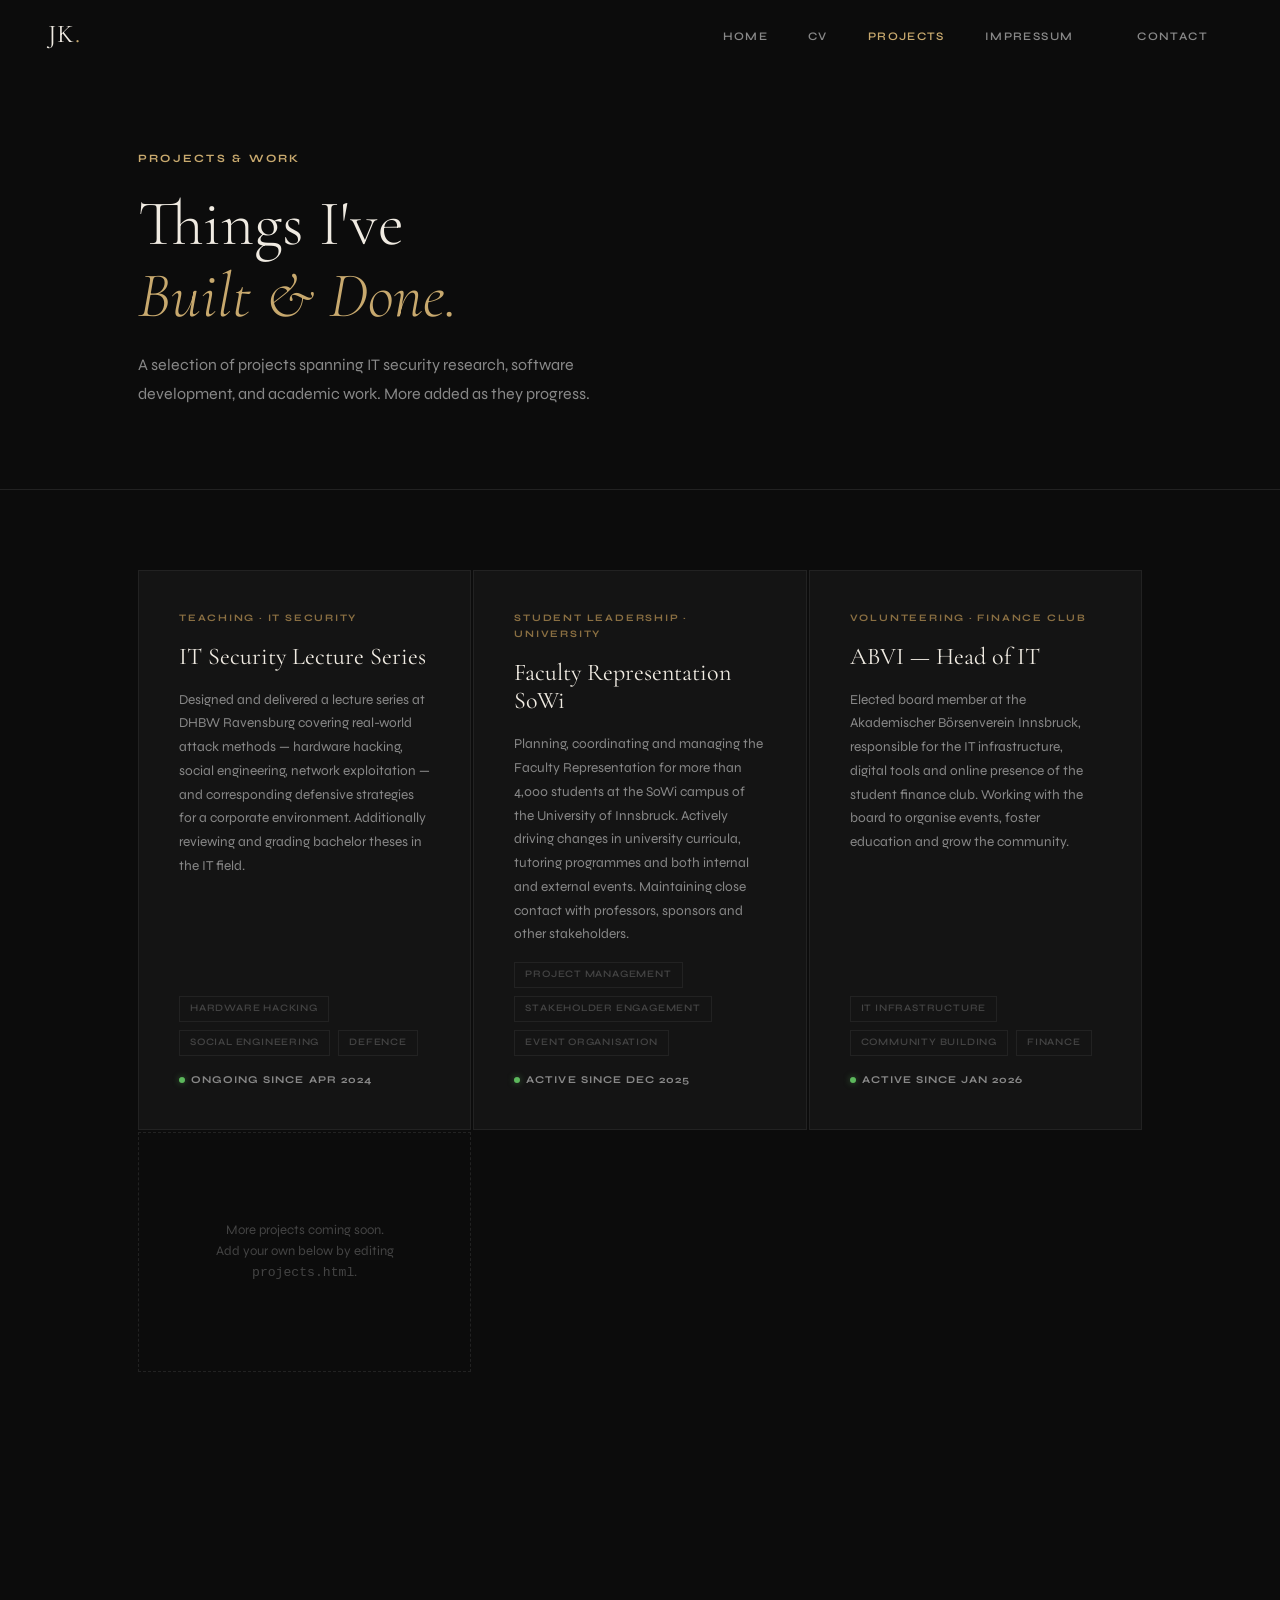
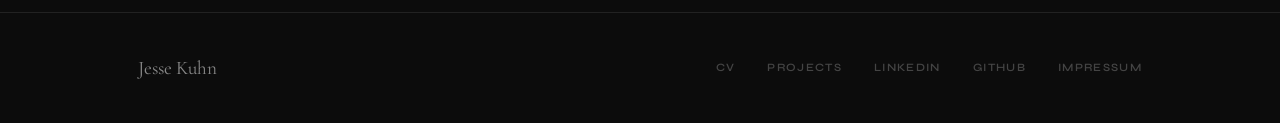
<file: projects.html>
<!DOCTYPE html>
<html lang="en">
<head>
  <meta charset="UTF-8" />
  <meta name="viewport" content="width=device-width, initial-scale=1.0" />
  <title>Projects – Jesse Kuhn</title>
  <link rel="stylesheet" href="style.css" />
  <style>
    .projects-body { padding: 80px 0 120px; }

    .projects-intro {
      font-size: 0.88rem;
      color: var(--muted);
      line-height: 1.8;
      max-width: 600px;
      margin-bottom: 64px;
    }

    .projects-grid {
      display: grid;
      grid-template-columns: repeat(auto-fill, minmax(320px, 1fr));
      gap: 2px;
    }

    .project-card {
      background: var(--surface);
      border: 1px solid var(--border);
      padding: 40px;
      display: flex;
      flex-direction: column;
      gap: 16px;
      transition: border-color 0.3s;
      position: relative;
      overflow: hidden;
    }
    .project-card::before {
      content: '';
      position: absolute;
      top: 0; left: 0; right: 0;
      height: 2px;
      background: var(--accent);
      transform: scaleX(0);
      transform-origin: left;
      transition: transform 0.3s;
    }
    .project-card:hover { border-color: var(--accent-dim); }
    .project-card:hover::before { transform: scaleX(1); }

    .project-category {
      font-size: 0.62rem;
      font-weight: 700;
      letter-spacing: 0.18em;
      text-transform: uppercase;
      color: var(--accent-dim);
    }
    .project-title {
      font-family: var(--font-display);
      font-size: 1.5rem;
      font-weight: 400;
      color: var(--text);
      line-height: 1.2;
    }
    .project-desc {
      font-size: 0.85rem;
      color: var(--muted);
      line-height: 1.75;
      flex-grow: 1;
    }
    .project-tags {
      display: flex;
      flex-wrap: wrap;
      gap: 8px;
    }
    .project-tag {
      padding: 4px 10px;
      border: 1px solid var(--border);
      font-size: 0.62rem;
      font-weight: 600;
      letter-spacing: 0.08em;
      text-transform: uppercase;
      color: var(--muted-2);
    }
    .project-status {
      display: inline-flex;
      align-items: center;
      gap: 6px;
      font-size: 0.65rem;
      font-weight: 700;
      letter-spacing: 0.1em;
      text-transform: uppercase;
      color: var(--muted);
      margin-top: auto;
    }
    .status-dot {
      width: 6px; height: 6px;
      border-radius: 50%;
      background: var(--muted-2);
    }
    .status-dot.active { background: #5cb85c; box-shadow: 0 0 6px rgba(92,184,92,0.5); }

    /* placeholder CTA */
    .add-project-card {
      border: 1px dashed var(--border);
      padding: 40px;
      display: flex;
      flex-direction: column;
      align-items: center;
      justify-content: center;
      gap: 12px;
      text-align: center;
      min-height: 240px;
    }
    .add-project-card p {
      font-size: 0.82rem;
      color: var(--muted-2);
      line-height: 1.6;
    }

    @media (max-width: 640px) {
      .projects-grid { grid-template-columns: 1fr; }
    }
  </style>
</head>
<body>

  <nav id="navbar" class="scrolled">
    <a href="index.html" class="nav-logo">JK<span>.</span></a>
    <button class="nav-toggle" aria-label="Toggle menu" onclick="toggleMenu()">
      <span></span><span></span><span></span>
    </button>
    <ul class="nav-links" id="navLinks">
      <li><a href="index.html">Home</a></li>
      <li><a href="cv.html">CV</a></li>
      <li><a href="projects.html" class="active">Projects</a></li>
      <li><a href="impressum.html">Impressum</a></li>
      <li><a href="mailto:jessekuhn10@gmx.de" class="btn-primary" style="padding:10px 24px;">Contact</a></li>
    </ul>
  </nav>

  <main>
    <section class="page-hero">
      <div class="container">
        <div class="section-label animate-up">Projects &amp; Work</div>
        <h1 class="animate-up delay-1">Things I've<br /><em>Built &amp; Done.</em></h1>
        <p class="animate-up delay-2">
          A selection of projects spanning IT security research, software development,
          and academic work. More added as they progress.
        </p>
      </div>
    </section>

    <div class="container">
      <div class="projects-body">

        <div class="projects-grid">

          <!-- Project 1 — DHBW IT Security Lectures -->
          <div class="project-card animate-up">
            <div class="project-category">Teaching · IT Security</div>
            <div class="project-title">IT Security Lecture Series</div>
            <div class="project-desc">
              Designed and delivered a lecture series at DHBW Ravensburg covering real-world attack methods —
              hardware hacking, social engineering, network exploitation — and corresponding defensive strategies
              for a corporate environment. Additionally reviewing and grading bachelor theses in the IT field.
            </div>
            <div class="project-tags">
              <span class="project-tag">Hardware Hacking</span>
              <span class="project-tag">Social Engineering</span>
              <span class="project-tag">Defence</span>
            </div>
            <div class="project-status">
              <span class="status-dot active"></span> Ongoing since Apr 2024
            </div>
          </div>

          <!-- Project 2 — ÖH FV SoWi -->
          <div class="project-card animate-up delay-1">
            <div class="project-category">Student Leadership · University</div>
            <div class="project-title">Faculty Representation SoWi</div>
            <div class="project-desc">
              Planning, coordinating and managing the Faculty Representation for more than 4,000 students
              at the SoWi campus of the University of Innsbruck. Actively driving changes in university
              curricula, tutoring programmes and both internal and external events. Maintaining close
              contact with professors, sponsors and other stakeholders.
            </div>
            <div class="project-tags">
              <span class="project-tag">Project Management</span>
              <span class="project-tag">Stakeholder Engagement</span>
              <span class="project-tag">Event Organisation</span>
            </div>
            <div class="project-status">
              <span class="status-dot active"></span> Active since Dec 2025
            </div>
          </div>

          <!-- Project 3 — ABVI Head of IT -->
          <div class="project-card animate-up delay-2">
            <div class="project-category">Volunteering · Finance Club</div>
            <div class="project-title">ABVI — Head of IT</div>
            <div class="project-desc">
              Elected board member at the Akademischer Börsenverein Innsbruck, responsible for
              the IT infrastructure, digital tools and online presence of the student finance club.
              Working with the board to organise events, foster education and grow the community.
            </div>
            <div class="project-tags">
              <span class="project-tag">IT Infrastructure</span>
              <span class="project-tag">Community Building</span>
              <span class="project-tag">Finance</span>
            </div>
            <div class="project-status">
              <span class="status-dot active"></span> Active since Jan 2026
            </div>
          </div>

          <!-- Placeholder card -->
          <div class="add-project-card animate-up delay-3">
            <p>More projects coming soon.<br />Add your own below by editing <code>projects.html</code>.</p>
          </div>

        </div>
      </div>
    </div>
  </main>

  <footer>
    <div class="container">
      <div class="footer-inner">
        <div class="footer-name">Jesse Kuhn</div>
        <div class="footer-links">
          <a href="cv.html">CV</a>
          <a href="projects.html">Projects</a>
          <a href="https://linkedin.com/in/jesse-kuhn-6731652b9" target="_blank">LinkedIn</a>
          <a href="https://github.com/jessekuhn" target="_blank">GitHub</a>
          <a href="impressum.html">Impressum</a>
        </div>
      </div>
    </div>
  </footer>

  <script>
    const nav = document.getElementById('navbar');
    window.addEventListener('scroll', () => {
      nav.classList.toggle('scrolled', window.scrollY > 20);
    });
    function toggleMenu() {
      document.getElementById('navLinks').classList.toggle('open');
    }
  </script>
</body>
</html>
</file>
<file: style.css>
@import url('https://fonts.googleapis.com/css2?family=Cormorant+Garamond:ital,wght@0,300;0,400;0,600;1,300;1,400&family=Syne:wght@400;500;600;700&display=swap');

:root {
  --bg:        #0c0c0c;
  --surface:   #141414;
  --border:    #222222;
  --accent:    #c8a96e;
  --accent-dim:#8a6f42;
  --text:      #f0ebe2;
  --muted:     #888888;
  --muted-2:   #444444;
  --font-display: 'Cormorant Garamond', Georgia, serif;
  --font-body:    'Syne', sans-serif;
  --max-w: 1100px;
  --nav-h: 70px;
}

*, *::before, *::after { box-sizing: border-box; margin: 0; padding: 0; }
html { scroll-behavior: smooth; }
body {
  background: var(--bg);
  color: var(--text);
  font-family: var(--font-body);
  font-size: 16px;
  line-height: 1.6;
  -webkit-font-smoothing: antialiased;
}
img { max-width: 100%; display: block; }
a { text-decoration: none; color: inherit; }
::selection { background: var(--accent); color: var(--bg); }

::-webkit-scrollbar { width: 4px; }
::-webkit-scrollbar-track { background: var(--bg); }
::-webkit-scrollbar-thumb { background: var(--accent-dim); border-radius: 2px; }

/* ── NAV ── */
nav {
  position: fixed;
  top: 0; left: 0; right: 0;
  height: var(--nav-h);
  z-index: 100;
  display: flex;
  align-items: center;
  padding: 0 48px;
  border-bottom: 1px solid transparent;
  transition: border-color 0.3s, background 0.3s;
}
nav.scrolled {
  background: rgba(12,12,12,0.95);
  border-color: var(--border);
  backdrop-filter: blur(12px);
}
.nav-logo {
  font-family: var(--font-display);
  font-size: 1.6rem;
  font-weight: 400;
  letter-spacing: 0.04em;
  color: var(--text);
  margin-right: auto;
}
.nav-logo span { color: var(--accent); }
.nav-links {
  list-style: none;
  display: flex;
  gap: 40px;
  align-items: center;
}
.nav-links a {
  font-size: 0.72rem;
  font-weight: 600;
  letter-spacing: 0.12em;
  text-transform: uppercase;
  color: var(--muted);
  transition: color 0.2s;
}
.nav-links a:hover,
.nav-links a.active { color: var(--accent); }
.nav-toggle {
  display: none;
  flex-direction: column;
  gap: 5px;
  background: none;
  border: none;
  cursor: pointer;
  padding: 4px;
}
.nav-toggle span {
  display: block;
  width: 22px;
  height: 1px;
  background: var(--text);
  transition: transform 0.3s, opacity 0.3s;
}

/* ── CONTAINER ── */
.container {
  max-width: var(--max-w);
  margin: 0 auto;
  padding: 0 48px;
}

/* ── ANIMATIONS ── */
.animate-up {
  opacity: 0;
  transform: translateY(30px);
  animation: fadeUp 0.8s ease forwards;
}
.delay-1 { animation-delay: 0.15s; }
.delay-2 { animation-delay: 0.3s; }
.delay-3 { animation-delay: 0.45s; }
.delay-4 { animation-delay: 0.6s; }
@keyframes fadeUp {
  to { opacity: 1; transform: translateY(0); }
}

/* ── PAGE HERO ── */
.page-hero {
  padding: calc(var(--nav-h) + 80px) 0 80px;
  border-bottom: 1px solid var(--border);
}
.section-label {
  font-size: 0.7rem;
  font-weight: 700;
  letter-spacing: 0.2em;
  text-transform: uppercase;
  color: var(--accent);
  margin-bottom: 20px;
}
.page-hero h1 {
  font-family: var(--font-display);
  font-size: clamp(2.8rem, 5vw, 4.5rem);
  font-weight: 300;
  line-height: 1.12;
  color: var(--text);
  margin-bottom: 20px;
}
.page-hero h1 em { font-style: italic; color: var(--accent); }
.page-hero p {
  font-size: 1rem;
  color: var(--muted);
  max-width: 520px;
  line-height: 1.8;
}

/* ── FOOTER ── */
footer {
  border-top: 1px solid var(--border);
  padding: 40px 0;
  margin-top: 120px;
}
.footer-inner {
  display: flex;
  justify-content: space-between;
  align-items: center;
  flex-wrap: wrap;
  gap: 16px;
}
.footer-name {
  font-family: var(--font-display);
  font-size: 1.2rem;
  color: var(--muted);
}
.footer-links {
  display: flex;
  gap: 32px;
}
.footer-links a {
  font-size: 0.7rem;
  font-weight: 600;
  letter-spacing: 0.12em;
  text-transform: uppercase;
  color: var(--muted-2);
  transition: color 0.2s;
}
.footer-links a:hover { color: var(--accent); }

/* ── RESPONSIVE ── */
@media (max-width: 768px) {
  nav { padding: 0 24px; }
  .container { padding: 0 24px; }
  .nav-links {
    display: none;
    position: absolute;
    top: var(--nav-h);
    left: 0; right: 0;
    background: rgba(12,12,12,0.98);
    flex-direction: column;
    padding: 32px 24px;
    gap: 24px;
    border-bottom: 1px solid var(--border);
  }
  .nav-links.open { display: flex; }
  .nav-toggle { display: flex; }
}
</file>
